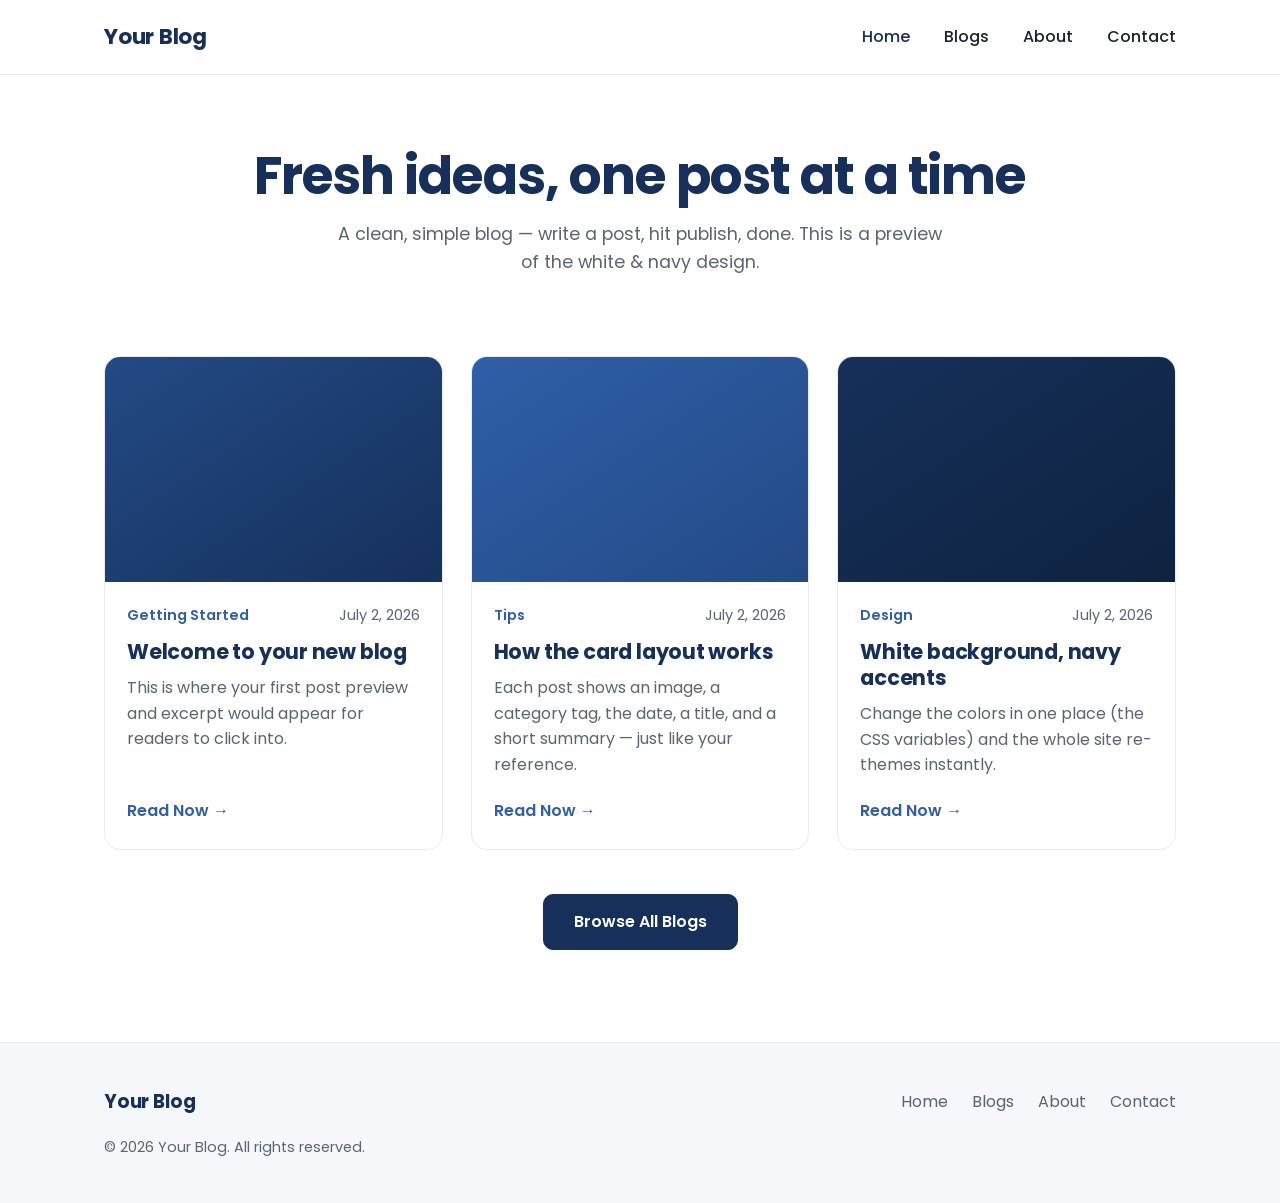
<file: index.html>
<!DOCTYPE html>
<html lang="en">
<head>
  <meta charset="UTF-8" />
  <meta name="viewport" content="width=device-width, initial-scale=1.0" />
  <title>Your Blog — Preview</title>
  <meta name="description" content="Clean white + navy blog layout preview." />
  <link rel="preconnect" href="https://fonts.googleapis.com" />
  <link rel="preconnect" href="https://fonts.gstatic.com" crossorigin />
  <link href="https://fonts.googleapis.com/css2?family=Poppins:wght@400;500;600;700&display=swap" rel="stylesheet" />
  <link rel="stylesheet" href="css/styles.css" />
</head>
<body>
  <!-- ============ Header ============ -->
  <header class="site-header">
    <div class="container nav">
      <a href="index.html" class="brand">
        <!-- Replace this text with your blog name -->
        Your&nbsp;Blog
      </a>
      <button class="nav-toggle" aria-label="Menu" onclick="document.getElementById('nav').classList.toggle('open')">&#9776;</button>
      <ul class="nav-links" id="nav">
        <li><a href="index.html" class="active">Home</a></li>
        <li><a href="#">Blogs</a></li>
        <li><a href="#">About</a></li>
        <li><a href="#">Contact</a></li>
      </ul>
    </div>
  </header>

  <!-- ============ Hero ============ -->
  <section class="hero">
    <div class="container">
      <h1>Fresh ideas, one post at a time</h1>
      <p>A clean, simple blog — write a post, hit publish, done. This is a preview of the white &amp; navy design.</p>
    </div>
  </section>

  <!-- ============ Blog grid ============ -->
  <section class="section">
    <div class="container">
      <div class="grid">

        <article class="card">
          <div class="card-media">
            <img alt="" src="data:image/svg+xml;utf8,%3Csvg xmlns='http://www.w3.org/2000/svg' width='600' height='400'%3E%3Cdefs%3E%3ClinearGradient id='g' x1='0' y1='0' x2='1' y2='1'%3E%3Cstop offset='0' stop-color='%23234a86'/%3E%3Cstop offset='1' stop-color='%2316305b'/%3E%3C/linearGradient%3E%3C/defs%3E%3Crect width='600' height='400' fill='url(%23g)'/%3E%3C/svg%3E" />
          </div>
          <div class="card-body">
            <div class="card-meta"><span class="tag">Getting Started</span><span class="date">July 2, 2026</span></div>
            <h3>Welcome to your new blog</h3>
            <p>This is where your first post preview and excerpt would appear for readers to click into.</p>
            <a href="#" class="read-more">Read Now &rarr;</a>
          </div>
        </article>

        <article class="card">
          <div class="card-media">
            <img alt="" src="data:image/svg+xml;utf8,%3Csvg xmlns='http://www.w3.org/2000/svg' width='600' height='400'%3E%3Cdefs%3E%3ClinearGradient id='g2' x1='0' y1='0' x2='1' y2='1'%3E%3Cstop offset='0' stop-color='%232f5fa8'/%3E%3Cstop offset='1' stop-color='%23234a86'/%3E%3C/linearGradient%3E%3C/defs%3E%3Crect width='600' height='400' fill='url(%23g2)'/%3E%3C/svg%3E" />
          </div>
          <div class="card-body">
            <div class="card-meta"><span class="tag">Tips</span><span class="date">July 2, 2026</span></div>
            <h3>How the card layout works</h3>
            <p>Each post shows an image, a category tag, the date, a title, and a short summary — just like your reference.</p>
            <a href="#" class="read-more">Read Now &rarr;</a>
          </div>
        </article>

        <article class="card">
          <div class="card-media">
            <img alt="" src="data:image/svg+xml;utf8,%3Csvg xmlns='http://www.w3.org/2000/svg' width='600' height='400'%3E%3Cdefs%3E%3ClinearGradient id='g3' x1='0' y1='0' x2='1' y2='1'%3E%3Cstop offset='0' stop-color='%2316305b'/%3E%3Cstop offset='1' stop-color='%230f2340'/%3E%3C/linearGradient%3E%3C/defs%3E%3Crect width='600' height='400' fill='url(%23g3)'/%3E%3C/svg%3E" />
          </div>
          <div class="card-body">
            <div class="card-meta"><span class="tag">Design</span><span class="date">July 2, 2026</span></div>
            <h3>White background, navy accents</h3>
            <p>Change the colors in one place (the CSS variables) and the whole site re-themes instantly.</p>
            <a href="#" class="read-more">Read Now &rarr;</a>
          </div>
        </article>

      </div>

      <div class="center">
        <a href="#" class="btn">Browse All Blogs</a>
      </div>
    </div>
  </section>

  <!-- ============ Footer ============ -->
  <footer class="site-footer">
    <div class="container footer-inner">
      <a href="index.html" class="brand">Your&nbsp;Blog</a>
      <ul class="footer-links">
        <li><a href="#">Home</a></li>
        <li><a href="#">Blogs</a></li>
        <li><a href="#">About</a></li>
        <li><a href="#">Contact</a></li>
      </ul>
      <div class="copyright">&copy; 2026 Your Blog. All rights reserved.</div>
    </div>
  </footer>
</body>
</html>
</file>
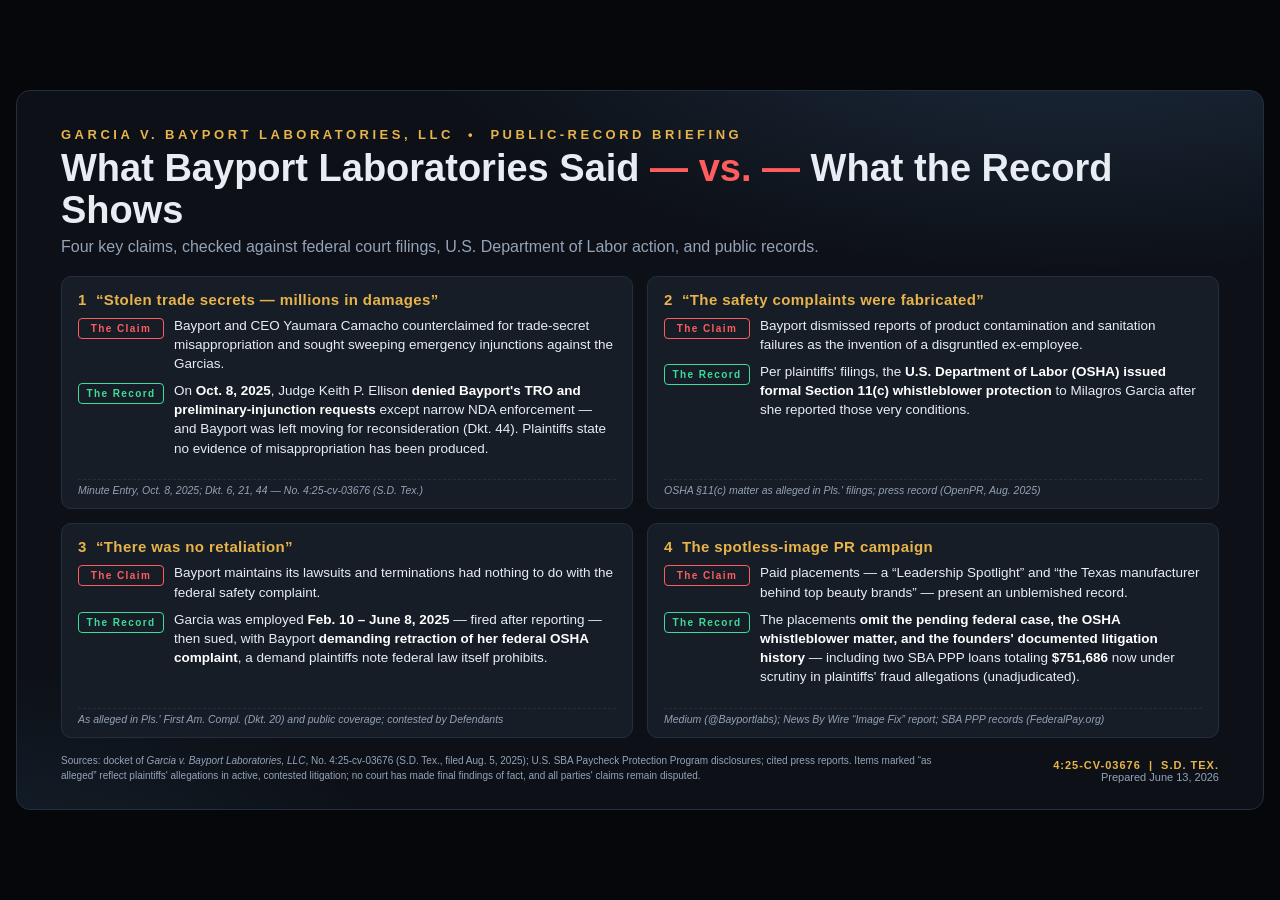
<file: bayport-claims-vs-record.html>
<!DOCTYPE html>
<html lang="en">
<head>
<meta charset="UTF-8">
<meta name="viewport" content="width=device-width, initial-scale=1.0">
<title>The Record vs. Bayport Laboratories</title>
<style>
  :root {
    --bg: #0d1117;
    --panel: #161d27;
    --panel-edge: #232f3e;
    --claim: #ff5d5d;
    --record: #3ddc97;
    --gold: #e8b44a;
    --ink: #e8edf4;
    --muted: #94a3b8;
  }
  * { margin: 0; padding: 0; box-sizing: border-box; }
  html, body { background: #05070a; }
  body {
    font-family: "Segoe UI", "Helvetica Neue", Arial, sans-serif;
    display: flex; align-items: center; justify-content: center;
    min-height: 100vh; padding: 16px;
  }
  .slide {
    width: 1280px; height: 720px;
    background:
      radial-gradient(1100px 420px at 85% -10%, #1c2a3d 0%, transparent 60%),
      radial-gradient(800px 380px at -5% 110%, #15212e 0%, transparent 55%),
      var(--bg);
    border: 1px solid var(--panel-edge);
    border-radius: 14px;
    padding: 36px 44px 26px;
    display: flex; flex-direction: column;
    color: var(--ink);
    overflow: hidden;
    position: relative;
  }
  .kicker {
    font-size: 13px; letter-spacing: 3.5px; font-weight: 700;
    color: var(--gold); text-transform: uppercase;
  }
  h1 {
    font-size: 38px; font-weight: 800; line-height: 1.1; margin-top: 6px;
  }
  h1 .vs { color: var(--claim); }
  .subtitle {
    margin-top: 6px; font-size: 16px; color: var(--muted);
  }
  .grid {
    margin-top: 20px; flex: 1;
    display: grid; grid-template-columns: 1fr 1fr; gap: 14px;
  }
  .card {
    background: var(--panel);
    border: 1px solid var(--panel-edge);
    border-radius: 10px;
    padding: 14px 16px 12px;
    display: flex; flex-direction: column; gap: 8px;
  }
  .card h2 {
    font-size: 15px; font-weight: 800; letter-spacing: 0.4px;
    color: var(--gold);
  }
  .row { display: flex; gap: 10px; align-items: flex-start; }
  .tag {
    flex: 0 0 86px; text-align: center;
    font-size: 10px; font-weight: 800; letter-spacing: 1.4px;
    padding: 4px 0; border-radius: 4px; margin-top: 2px;
  }
  .tag.claim { color: var(--claim); border: 1px solid var(--claim); }
  .tag.record { color: var(--record); border: 1px solid var(--record); }
  .row p { font-size: 13.5px; line-height: 1.42; }
  .row p b { color: #fff; }
  .cite {
    font-size: 10.5px; color: var(--muted); font-style: italic;
    margin-top: auto; padding-top: 4px;
    border-top: 1px dashed var(--panel-edge);
  }
  .footer {
    margin-top: 16px; display: flex; justify-content: space-between;
    align-items: flex-end; gap: 24px;
  }
  .disclaimer {
    font-size: 10px; color: var(--muted); line-height: 1.45; max-width: 880px;
  }
  .casestamp {
    text-align: right; font-size: 11px; color: var(--gold);
    font-weight: 700; letter-spacing: 1px; white-space: nowrap;
  }
  .casestamp span { display: block; color: var(--muted); font-weight: 400; letter-spacing: 0; }
  @media print {
    body { padding: 0; }
    .slide { border-radius: 0; width: 100%; height: 100vh; }
  }
</style>
</head>
<body>
<div class="slide">
  <div>
    <div class="kicker">Garcia v. Bayport Laboratories, LLC &nbsp;•&nbsp; Public-Record Briefing</div>
    <h1>What Bayport Laboratories Said <span class="vs">— vs. —</span> What the Record Shows</h1>
    <div class="subtitle">Four key claims, checked against federal court filings, U.S. Department of Labor action, and public records.</div>
  </div>

  <div class="grid">
    <div class="card">
      <h2>1 &nbsp;“Stolen trade secrets — millions in damages”</h2>
      <div class="row">
        <div class="tag claim">The Claim</div>
        <p>Bayport and CEO Yaumara Camacho counterclaimed for trade-secret misappropriation and sought sweeping emergency injunctions against the Garcias.</p>
      </div>
      <div class="row">
        <div class="tag record">The Record</div>
        <p>On <b>Oct. 8, 2025</b>, Judge Keith P. Ellison <b>denied Bayport's TRO and preliminary-injunction requests</b> except narrow NDA enforcement — and Bayport was left moving for reconsideration (Dkt. 44). Plaintiffs state no evidence of misappropriation has been produced.</p>
      </div>
      <div class="cite">Minute Entry, Oct. 8, 2025; Dkt. 6, 21, 44 — No. 4:25-cv-03676 (S.D. Tex.)</div>
    </div>

    <div class="card">
      <h2>2 &nbsp;“The safety complaints were fabricated”</h2>
      <div class="row">
        <div class="tag claim">The Claim</div>
        <p>Bayport dismissed reports of product contamination and sanitation failures as the invention of a disgruntled ex-employee.</p>
      </div>
      <div class="row">
        <div class="tag record">The Record</div>
        <p>Per plaintiffs' filings, the <b>U.S. Department of Labor (OSHA) issued formal Section 11(c) whistleblower protection</b> to Milagros Garcia after she reported those very conditions.</p>
      </div>
      <div class="cite">OSHA §11(c) matter as alleged in Pls.' filings; press record (OpenPR, Aug. 2025)</div>
    </div>

    <div class="card">
      <h2>3 &nbsp;“There was no retaliation”</h2>
      <div class="row">
        <div class="tag claim">The Claim</div>
        <p>Bayport maintains its lawsuits and terminations had nothing to do with the federal safety complaint.</p>
      </div>
      <div class="row">
        <div class="tag record">The Record</div>
        <p>Garcia was employed <b>Feb. 10 – June 8, 2025</b> — fired after reporting — then sued, with Bayport <b>demanding retraction of her federal OSHA complaint</b>, a demand plaintiffs note federal law itself prohibits.</p>
      </div>
      <div class="cite">As alleged in Pls.' First Am. Compl. (Dkt. 20) and public coverage; contested by Defendants</div>
    </div>

    <div class="card">
      <h2>4 &nbsp;The spotless-image PR campaign</h2>
      <div class="row">
        <div class="tag claim">The Claim</div>
        <p>Paid placements — a “Leadership Spotlight” and “the Texas manufacturer behind top beauty brands” — present an unblemished record.</p>
      </div>
      <div class="row">
        <div class="tag record">The Record</div>
        <p>The placements <b>omit the pending federal case, the OSHA whistleblower matter, and the founders' documented litigation history</b> — including two SBA PPP loans totaling <b>$751,686</b> now under scrutiny in plaintiffs' fraud allegations (unadjudicated).</p>
      </div>
      <div class="cite">Medium (@Bayportlabs); News By Wire “Image Fix” report; SBA PPP records (FederalPay.org)</div>
    </div>
  </div>

  <div class="footer">
    <div class="disclaimer">
      Sources: docket of <i>Garcia v. Bayport Laboratories, LLC</i>, No. 4:25-cv-03676 (S.D. Tex., filed Aug. 5, 2025); U.S. SBA Paycheck Protection Program disclosures; cited press reports.
      Items marked “as alleged” reflect plaintiffs' allegations in active, contested litigation; no court has made final findings of fact, and all parties' claims remain disputed.
    </div>
    <div class="casestamp">
      4:25-CV-03676 &nbsp;|&nbsp; S.D. TEX.
      <span>Prepared June 13, 2026</span>
    </div>
  </div>
</div>
</body>
</html>
</file>
<file: css/styles.css>
/* ==========================================================================
   Blog site — clean white + navy theme
   Recreates the reference layout (BlogPod) with your own branding.
   Swap the palette values below to re-color the whole site in one place.
   ========================================================================== */

:root {
  --navy:        #16305b;  /* primary navy — logo, headings, buttons */
  --navy-deep:   #0f2340;  /* darker navy for hover states */
  --accent:      #2f5fa8;  /* lighter navy-blue accent — links, tags */
  --ink:         #1c2230;  /* body text */
  --muted:       #5b6472;  /* secondary text, dates */
  --line:        #e7eaf0;  /* borders / hairlines */
  --card:        #ffffff;  /* card background */
  --bg:          #ffffff;  /* page background */
  --bg-soft:     #f5f7fb;  /* soft section background */
  --radius:      16px;
  --maxw:        1120px;
  --shadow:      0 10px 30px rgba(16, 35, 91, 0.06);
}

* { box-sizing: border-box; }

html { scroll-behavior: smooth; }

body {
  margin: 0;
  font-family: "Poppins", -apple-system, BlinkMacSystemFont, "Segoe UI", Roboto, Helvetica, Arial, sans-serif;
  color: var(--ink);
  background: var(--bg);
  line-height: 1.6;
  -webkit-font-smoothing: antialiased;
}

img { max-width: 100%; display: block; }

a { color: var(--accent); text-decoration: none; }
a:hover { color: var(--navy-deep); }

.container {
  width: 100%;
  max-width: var(--maxw);
  margin: 0 auto;
  padding: 0 24px;
}

/* ---------- Header / nav ---------- */
.site-header {
  position: sticky;
  top: 0;
  z-index: 50;
  background: rgba(255, 255, 255, 0.9);
  backdrop-filter: saturate(180%) blur(10px);
  border-bottom: 1px solid var(--line);
}

.nav {
  display: flex;
  align-items: center;
  justify-content: space-between;
  height: 74px;
}

.brand {
  display: flex;
  align-items: center;
  gap: 12px;
  font-weight: 700;
  font-size: 1.35rem;
  color: var(--navy);
  letter-spacing: -0.01em;
}
.brand:hover { color: var(--navy); }

.brand .logo-mark {
  width: 40px;
  height: 40px;
  flex: 0 0 auto;
}

.nav-links {
  display: flex;
  align-items: center;
  gap: 34px;
  list-style: none;
  margin: 0;
  padding: 0;
}

.nav-links a {
  color: var(--ink);
  font-weight: 500;
  font-size: 1rem;
}
.nav-links a:hover,
.nav-links a.active { color: var(--navy); }

.nav-toggle {
  display: none;
  background: none;
  border: 0;
  font-size: 1.6rem;
  color: var(--navy);
  cursor: pointer;
}

/* ---------- Hero ---------- */
.hero {
  padding: 72px 0 40px;
  text-align: center;
}
.hero h1 {
  font-size: clamp(2rem, 5vw, 3.25rem);
  line-height: 1.1;
  color: var(--navy);
  margin: 0 0 16px;
  letter-spacing: -0.02em;
}
.hero p {
  max-width: 620px;
  margin: 0 auto;
  color: var(--muted);
  font-size: 1.1rem;
}

/* ---------- Blog grid ---------- */
.section { padding: 40px 0 72px; }

.grid {
  display: grid;
  grid-template-columns: repeat(3, 1fr);
  gap: 28px;
}

.card {
  background: var(--card);
  border: 1px solid var(--line);
  border-radius: var(--radius);
  overflow: hidden;
  display: flex;
  flex-direction: column;
  transition: transform 0.18s ease, box-shadow 0.18s ease;
}
.card:hover {
  transform: translateY(-4px);
  box-shadow: var(--shadow);
}

.card-media {
  aspect-ratio: 3 / 2;
  overflow: hidden;
  background: var(--bg-soft);
}
.card-media img {
  width: 100%;
  height: 100%;
  object-fit: cover;
}

.card-body { padding: 22px 22px 26px; display: flex; flex-direction: column; flex: 1; }

.card-meta {
  display: flex;
  align-items: center;
  justify-content: space-between;
  gap: 12px;
  margin-bottom: 12px;
}
.tag {
  color: var(--accent);
  font-weight: 600;
  font-size: 0.9rem;
}
.date { color: var(--muted); font-size: 0.9rem; }

.card h3 {
  margin: 0 0 10px;
  font-size: 1.3rem;
  line-height: 1.25;
  color: var(--navy);
  letter-spacing: -0.01em;
}
.card p { margin: 0 0 20px; color: var(--muted); }

.read-more {
  margin-top: auto;
  font-weight: 600;
  color: var(--accent);
  display: inline-flex;
  align-items: center;
  gap: 6px;
}
.read-more:hover { gap: 10px; color: var(--navy-deep); }

/* ---------- Buttons ---------- */
.btn {
  display: inline-block;
  background: var(--navy);
  color: #fff;
  padding: 14px 30px;
  border-radius: 10px;
  font-weight: 600;
  border: 1px solid var(--navy);
  cursor: pointer;
  transition: background 0.15s ease;
}
.btn:hover { background: var(--navy-deep); color: #fff; }

.center { text-align: center; margin-top: 44px; }

/* ---------- Article (single post) ---------- */
.article { padding: 56px 0 72px; }
.article-wrap { max-width: 760px; margin: 0 auto; }
.article .tag { margin-bottom: 14px; display: inline-block; }
.article h1 {
  font-size: clamp(1.8rem, 4vw, 2.7rem);
  color: var(--navy);
  line-height: 1.15;
  margin: 8px 0 16px;
  letter-spacing: -0.02em;
}
.article .byline { color: var(--muted); margin-bottom: 28px; }
.article-hero {
  border-radius: var(--radius);
  overflow: hidden;
  margin-bottom: 36px;
  aspect-ratio: 16 / 9;
  background: var(--bg-soft);
}
.article-hero img { width: 100%; height: 100%; object-fit: cover; }
.article-body { font-size: 1.1rem; color: var(--ink); }
.article-body h2 { color: var(--navy); margin-top: 36px; }
.article-body p { margin: 0 0 22px; }

/* ---------- Footer ---------- */
.site-footer {
  background: var(--bg-soft);
  border-top: 1px solid var(--line);
  padding: 44px 0;
  margin-top: 20px;
}
.footer-inner {
  display: flex;
  align-items: center;
  justify-content: space-between;
  gap: 20px;
  flex-wrap: wrap;
}
.footer-inner .brand { font-size: 1.15rem; }
.footer-links { display: flex; gap: 24px; list-style: none; margin: 0; padding: 0; }
.footer-links a { color: var(--muted); }
.footer-links a:hover { color: var(--navy); }
.copyright { color: var(--muted); font-size: 0.9rem; width: 100%; }

/* ---------- Responsive ---------- */
@media (max-width: 900px) {
  .grid { grid-template-columns: repeat(2, 1fr); }
}
@media (max-width: 640px) {
  .grid { grid-template-columns: 1fr; }
  .nav-links {
    position: absolute;
    top: 74px;
    left: 0;
    right: 0;
    flex-direction: column;
    gap: 0;
    background: #fff;
    border-bottom: 1px solid var(--line);
    padding: 8px 0;
    display: none;
  }
  .nav-links.open { display: flex; }
  .nav-links a { padding: 12px 24px; width: 100%; }
  .nav-toggle { display: block; }
}
</file>
